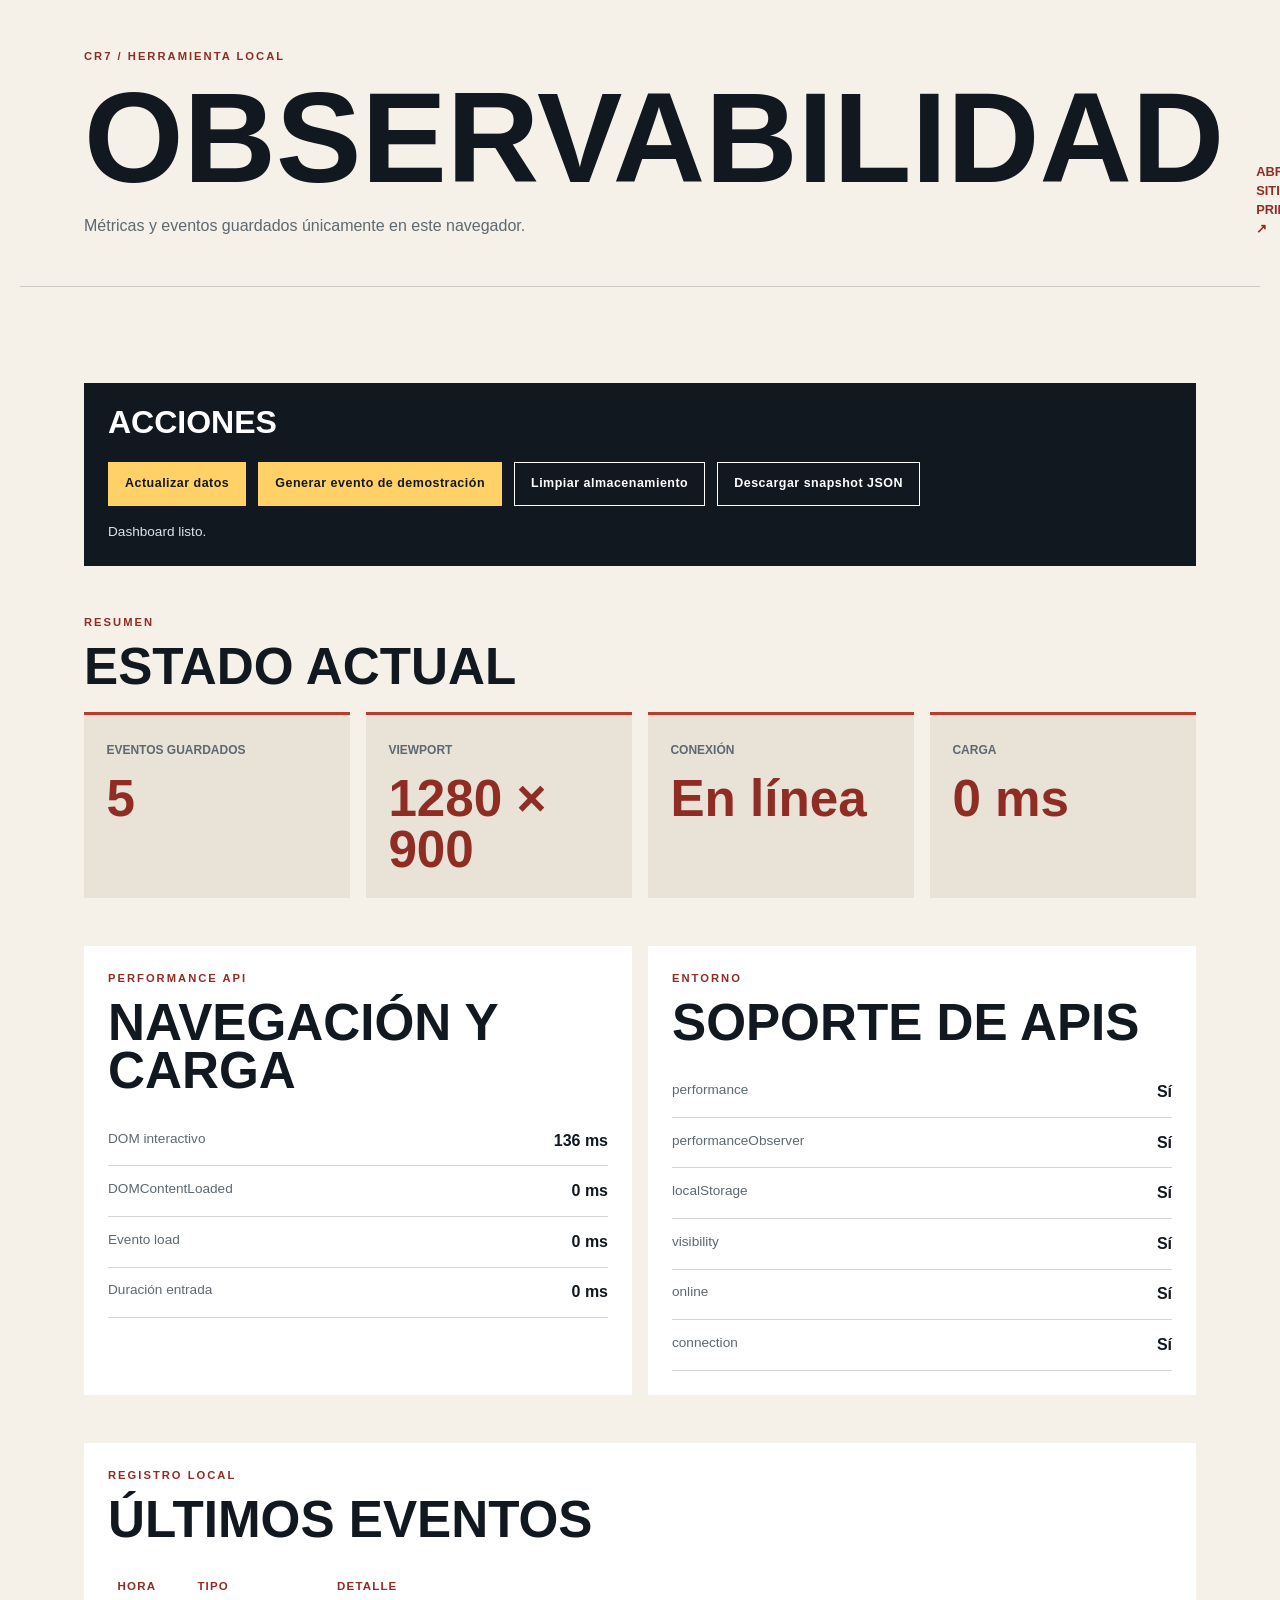
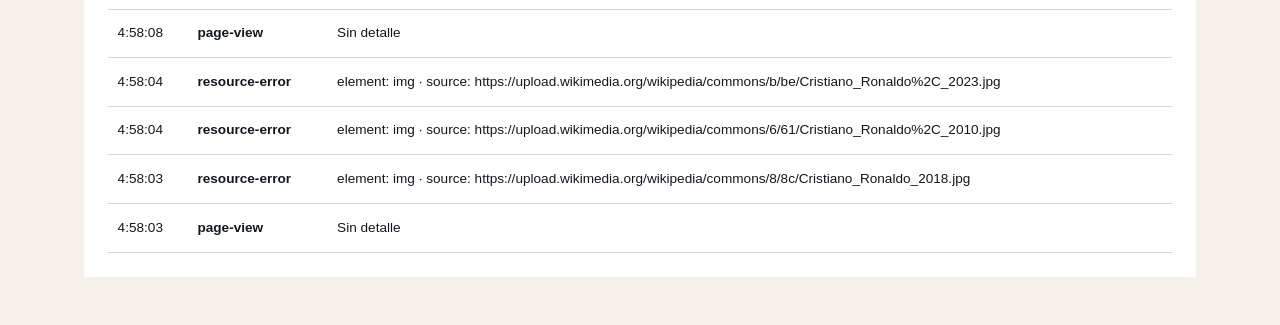
<file: ejemplo1/paginaCristianoRonaldo/observabilidad.html>
<!doctype html>
<html lang="es">
<head>
  <meta charset="utf-8">
  <meta name="viewport" content="width=device-width, initial-scale=1">
  <meta name="description" content="Dashboard local de observabilidad del sitio Archivo Ronaldo.">
  <title>Observabilidad local | Archivo Ronaldo</title>
  <link rel="stylesheet" href="observabilidad.css">
  <script src="observabilidad.js" defer></script>
</head>
<body>
  <a class="skip-link" href="#contenido">Saltar al contenido</a>
  <header class="site-header">
    <div>
      <p class="eyebrow">CR7 / Herramienta local</p>
      <h1>Observabilidad</h1>
      <p class="intro">Métricas y eventos guardados únicamente en este navegador.</p>
    </div>
    <a class="back-link" href="../paginatristinokralde/index.html">Abrir sitio principal <span aria-hidden="true">↗</span></a>
  </header>

  <main id="contenido">
    <section class="toolbar" aria-labelledby="acciones-title">
      <h2 id="acciones-title">Acciones</h2>
      <div class="actions">
        <button type="button" id="refresh-button">Actualizar datos</button>
        <button type="button" id="demo-button">Generar evento de demostración</button>
        <button type="button" id="clear-button" class="button-secondary">Limpiar almacenamiento</button>
        <button type="button" id="download-button" class="button-secondary">Descargar snapshot JSON</button>
      </div>
      <p id="dashboard-status" class="status" role="status" aria-live="polite">Dashboard listo.</p>
    </section>

    <section class="overview" aria-labelledby="overview-title">
      <div class="section-title"><p class="eyebrow">Resumen</p><h2 id="overview-title">Estado actual</h2></div>
      <div class="cards">
        <article class="metric-card"><span>Eventos guardados</span><strong id="event-count">0</strong></article>
        <article class="metric-card"><span>Viewport</span><strong id="viewport-value">-</strong></article>
        <article class="metric-card"><span>Conexión</span><strong id="online-value">-</strong></article>
        <article class="metric-card"><span>Carga</span><strong id="load-value">-</strong></article>
      </div>
    </section>

    <div class="dashboard-grid">
      <section class="panel" aria-labelledby="performance-title">
        <div class="section-title"><p class="eyebrow">Performance API</p><h2 id="performance-title">Navegación y carga</h2></div>
        <dl class="details-list" id="performance-details"></dl>
      </section>
      <section class="panel" aria-labelledby="support-title">
        <div class="section-title"><p class="eyebrow">Entorno</p><h2 id="support-title">Soporte de APIs</h2></div>
        <dl class="details-list" id="support-details"></dl>
      </section>
    </div>

    <section class="panel events-panel" aria-labelledby="events-title">
      <div class="section-title"><p class="eyebrow">Registro local</p><h2 id="events-title">Últimos eventos</h2></div>
      <div class="table-wrap">
        <table>
          <caption class="sr-only">Eventos de observabilidad almacenados localmente</caption>
          <thead><tr><th scope="col">Hora</th><th scope="col">Tipo</th><th scope="col">Detalle</th></tr></thead>
          <tbody id="events-table"><tr><td colspan="3">No hay eventos todavía.</td></tr></tbody>
        </table>
      </div>
    </section>
  </main>
  <script>
    document.addEventListener('DOMContentLoaded', () => {
      const api = window.CR7Observability;
      const status = document.querySelector('#dashboard-status');
      const formatNumber = (value) => typeof value === 'number' ? `${Math.round(value)} ms` : 'No disponible';
      const formatDetail = (data) => Object.entries(data || {}).filter(([, value]) => value !== null && value !== undefined).map(([key, value]) => `${key}: ${String(value)}`).join(' · ') || 'Sin detalle';

      function render() {
        if (!api) { status.textContent = 'La API de observabilidad no está disponible.'; return; }
        const snapshot = api.getSnapshot();
        document.querySelector('#event-count').textContent = snapshot.events.length;
        document.querySelector('#viewport-value').textContent = `${snapshot.viewport.width} × ${snapshot.viewport.height}`;
        document.querySelector('#online-value').textContent = snapshot.online === null ? 'No disponible' : (snapshot.online ? 'En línea' : 'Sin conexión');
        document.querySelector('#load-value').textContent = formatNumber(snapshot.navigation.loadEvent);
        const performance = snapshot.navigation;
        document.querySelector('#performance-details').innerHTML = [['DOM interactivo', formatNumber(performance.domInteractive)], ['DOMContentLoaded', formatNumber(performance.domContentLoaded)], ['Evento load', formatNumber(performance.loadEvent)], ['Duración entrada', formatNumber(performance.duration)]].map(([label, value]) => `<div><dt>${label}</dt><dd>${value}</dd></div>`).join('');
        document.querySelector('#support-details').innerHTML = Object.entries(snapshot.capabilities).map(([label, value]) => `<div><dt>${label}</dt><dd>${value ? 'Sí' : 'No'}</dd></div>`).join('');
        const rows = snapshot.events.slice(-20).reverse().map((event) => `<tr><td>${new Date(event.timestamp).toLocaleTimeString('es-ES')}</td><td><strong>${event.type}</strong></td><td>${formatDetail(event.data)}</td></tr>`).join('');
        document.querySelector('#events-table').innerHTML = rows || '<tr><td colspan="3">No hay eventos todavía.</td></tr>';
      }

      document.querySelector('#refresh-button').addEventListener('click', () => { render(); status.textContent = 'Datos actualizados.'; });
      document.querySelector('#demo-button').addEventListener('click', () => { api.record('demo', { message: 'Evento generado desde el dashboard' }); render(); status.textContent = 'Evento de demostración guardado.'; });
      document.querySelector('#clear-button').addEventListener('click', () => { api.clear(); render(); status.textContent = 'Almacenamiento local limpiado.'; });
      document.querySelector('#download-button').addEventListener('click', () => { const blob = new Blob([JSON.stringify(api.getSnapshot(), null, 2)], { type: 'application/json' }); const url = URL.createObjectURL(blob); const link = document.createElement('a'); link.href = url; link.download = `cr7-observabilidad-${Date.now()}.json`; link.click(); URL.revokeObjectURL(url); status.textContent = 'Snapshot JSON descargado.'; });
      render();
    });
  </script>
</body>
</html>
</file>
<file: ejemplo1/paginaCristianoRonaldo/observabilidad.css>
:root {
  --ink: #111820;
  --paper: #f5f1e9;
  --paper-deep: #e9e2d6;
  --red: #b83b2c;
  --red-dark: #8f2d24;
  --gold: #ffd166;
  --muted: #5d6870;
  --line: rgba(17, 24, 32, .18);
  --display: "Arial Narrow", Impact, sans-serif;
  --body: "Trebuchet MS", Arial, sans-serif;
}
* { box-sizing: border-box; }
html { scroll-behavior: smooth; }
body { margin: 0; color: var(--ink); background: var(--paper); font-family: var(--body); line-height: 1.5; }
a { color: inherit; }
button { font: inherit; }
.skip-link { position: absolute; left: 1rem; top: -4rem; z-index: 2; padding: .7rem 1rem; background: var(--gold); color: var(--ink); font-weight: 700; }
.skip-link:focus { top: 1rem; }
.site-header, main { max-width: 1240px; margin: auto; padding: 3rem 5vw; }
.site-header { display: flex; align-items: end; justify-content: space-between; gap: 2rem; border-bottom: 1px solid var(--line); }
.eyebrow { margin: 0 0 .75rem; color: var(--red-dark); font-size: .7rem; font-weight: 700; letter-spacing: .18em; text-transform: uppercase; }
h1, h2 { margin: 0; font-family: var(--display); line-height: .95; text-transform: uppercase; }
h1 { font-size: clamp(4rem, 10vw, 8rem); }
h2 { font-size: clamp(2rem, 4vw, 3.5rem); }
.intro { max-width: 34rem; margin: 1rem 0 0; color: var(--muted); }
.back-link { color: var(--red-dark); font-size: .8rem; font-weight: 700; text-transform: uppercase; text-decoration: none; }
.back-link:hover, .back-link:focus-visible { color: var(--ink); }
.toolbar, .overview, .panel { margin-top: 3rem; }
.toolbar { padding: 1.5rem; background: var(--ink); color: #fff; }
.toolbar h2 { color: #fff; font-size: 2rem; }
.actions { display: flex; flex-wrap: wrap; gap: .75rem; margin-top: 1.5rem; }
button { min-height: 44px; padding: .7rem 1rem; border: 1px solid var(--gold); background: var(--gold); color: var(--ink); cursor: pointer; font-size: .78rem; font-weight: 700; letter-spacing: .04em; }
button:hover, button:focus-visible { background: #fff; }
button.button-secondary { border-color: #fff; background: transparent; color: #fff; }
button.button-secondary:hover, button.button-secondary:focus-visible { background: #fff; color: var(--ink); }
.status { min-height: 1.5em; margin: 1rem 0 0; color: #e0e4e7; font-size: .85rem; }
.section-title { margin-bottom: 1.25rem; }
.cards { display: grid; grid-template-columns: repeat(4, 1fr); gap: 1rem; }
.metric-card { padding: 1.4rem; border-top: 3px solid var(--red); background: var(--paper-deep); }
.metric-card span { color: var(--muted); font-size: .75rem; font-weight: 700; text-transform: uppercase; }
.metric-card strong { display: block; margin-top: .75rem; color: var(--red-dark); font: 700 clamp(1.8rem, 4vw, 3.5rem)/1 var(--display); }
.dashboard-grid { display: grid; grid-template-columns: 1fr 1fr; gap: 1rem; }
.panel { padding: 1.5rem; background: #fff; }
.details-list { margin: 0; }
.details-list > div { display: flex; justify-content: space-between; gap: 1rem; padding: .8rem 0; border-bottom: 1px solid var(--line); }
dt { color: var(--muted); font-size: .85rem; }
dd { margin: 0; font-weight: 700; text-align: right; }
.table-wrap { overflow-x: auto; }
table { width: 100%; border-collapse: collapse; font-size: .85rem; }
th, td { padding: .85rem .6rem; border-bottom: 1px solid var(--line); text-align: left; vertical-align: top; }
th { color: var(--red-dark); font-size: .72rem; letter-spacing: .1em; text-transform: uppercase; }
.sr-only { position: absolute; width: 1px; height: 1px; padding: 0; margin: -1px; overflow: hidden; clip: rect(0, 0, 0, 0); white-space: nowrap; border: 0; }
:focus-visible { outline: 3px solid var(--red); outline-offset: 4px; }
@media (max-width: 720px) {
  .site-header { display: block; }
  .back-link { display: inline-flex; min-height: 44px; align-items: center; margin-top: 1.5rem; }
  .cards, .dashboard-grid { grid-template-columns: 1fr 1fr; }
}
@media (max-width: 430px) {
  .site-header, main { padding-right: 1rem; padding-left: 1rem; }
  .cards, .dashboard-grid { grid-template-columns: 1fr; }
  .actions { display: grid; }
  button { width: 100%; }
}
</file>
